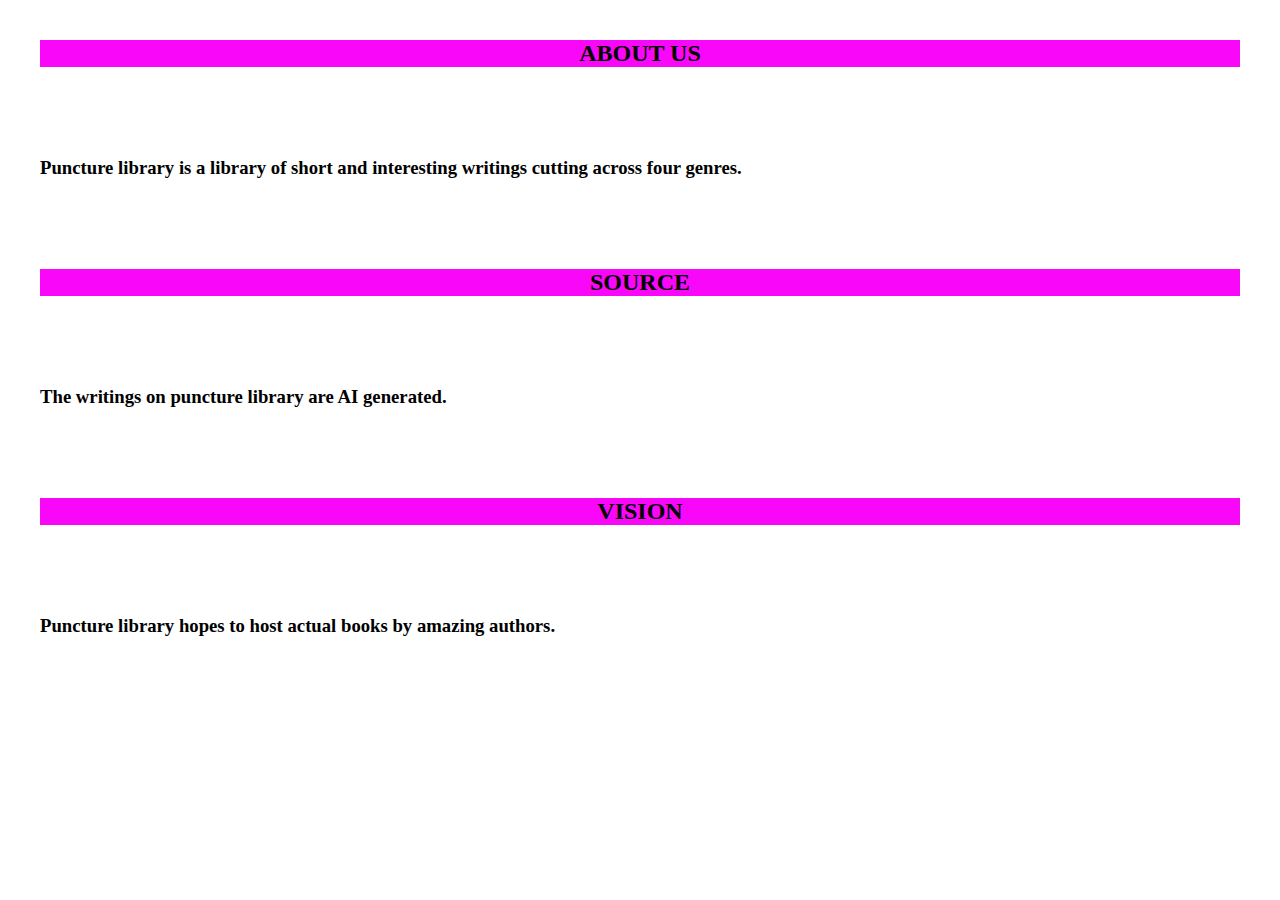
<file: about.html>
<!DOCTYPE html>
<html lang="en">
<head>
    <meta charset="UTF-8"/>
    <meta name="viewport" content="width=device-width, initial-scale=1.0"/>
    <title>about us</title>
    <link rel="stylesheet" href="puncturelibrary.css"/>
</head>
<body class="about">
    <div class="abt">
        <h2 class="abt-us">ABOUT US</h2>
        <h3>Puncture library is a library of short and interesting 
            writings cutting across four genres.
        </h3>
        <h2 class="abt-us">SOURCE</h2>
        <h3>The writings on puncture library are AI generated.</h3>
        <h2 class="abt-us">VISION</h2>
        <h3>Puncture library hopes to host actual books by amazing authors.</h3>
    </div>
</body>
</html>
</file>
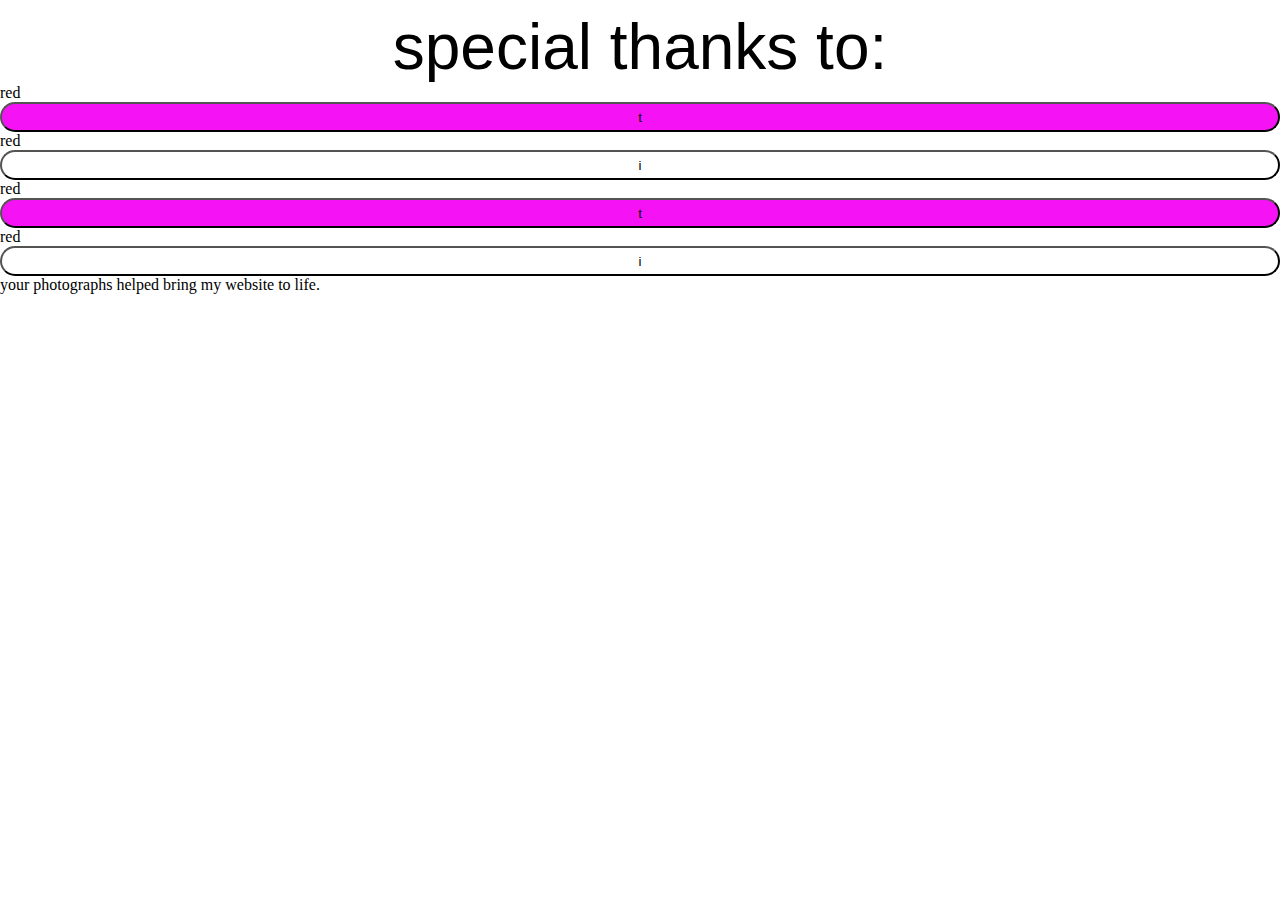
<file: appreciation.html>
<!DOCTYPE html>
<html lang="en">
<head>
    <meta charset="UTF-8"/>
    <meta name="viewport" content="width=device-width, initial-scale=1.0"/>
    <title>appreciation</title>
    <link rel="stylesheet" href="puncturelibrary.css"/>
</head>
<body class="appreciation">
    <div class="aprreciation-container">
        <div class="first-text">special thanks to:</div>
        <div class="names">
            <div class="name-1">
                <div class="socials">red</div>
                <button class="btn">t</button>
            </div>
            <div class="name-2">
                <div class="socials">red</div>
                <button class="bttn">i</button>
            </div>
            <div class="name-1">
                <div class="socials">red</div>
                <button class="btn">t</button>
            </div>
            <div class="name-2">
                <div class="socials">red</div>
                <button class="bttn">i</button>
            </div>
        </div>
        <div class="h3">your photographs helped bring my website to life.</div>
    </div>
</body>
</html>
</file>
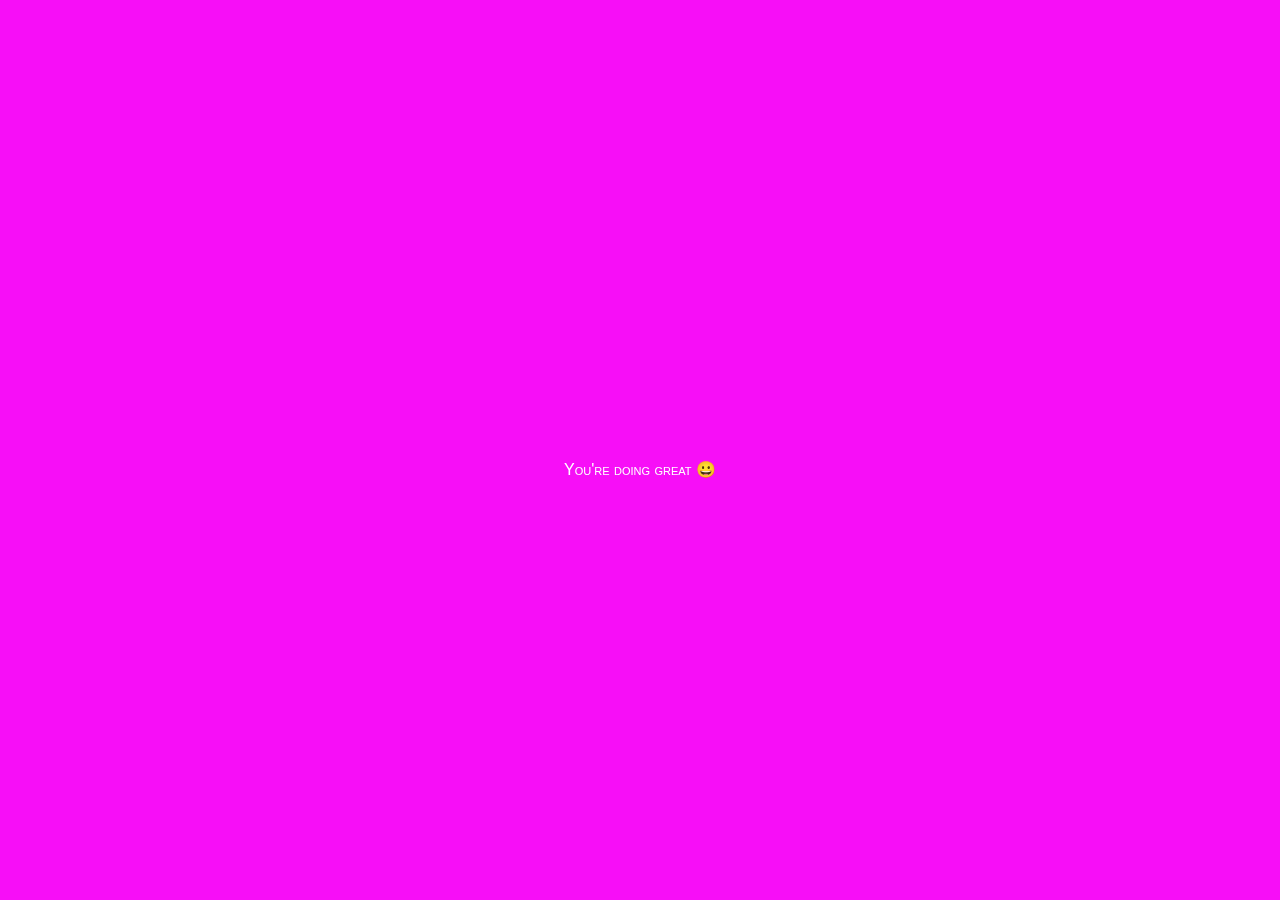
<file: guess.html>
<!DOCTYPE html>
<html lang="en">
<head>
    <meta charset="UTF-8"/>
    <meta name="viewport" content="width=device-width, initial-scale=1.0"/>
    <title>guess what?</title>
    <link rel="stylesheet" href="puncturelibrary.css"/>
</head>
<body class="guess">
    <div class="guess-text">You're doing great &#128512;</div>
</body>
</html>
</file>
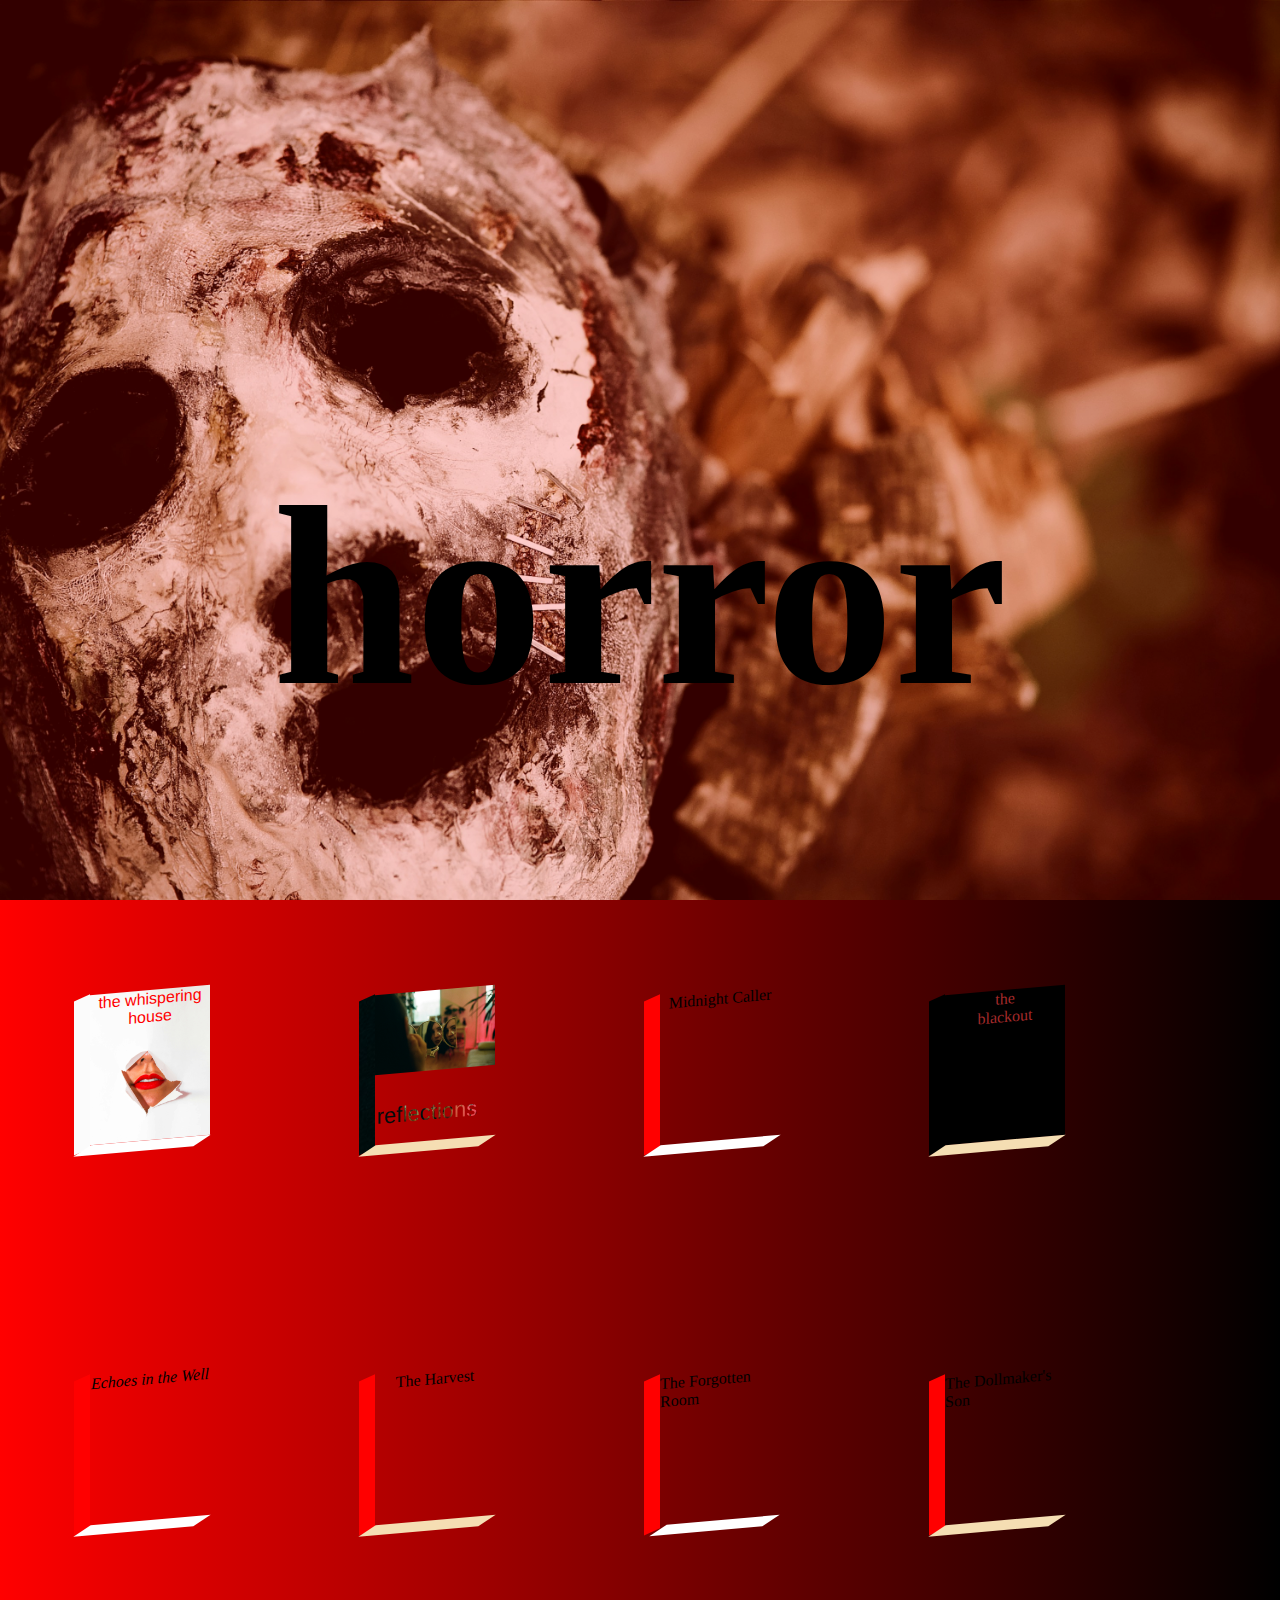
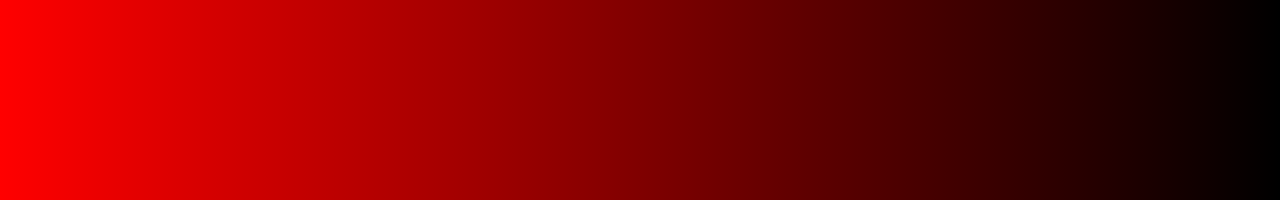
<file: horror.html>
<!DOCTYPE html>
<html lang="en">

<head>
    <meta charset="UTF-8" />
    <meta name="viewport" content="width=device-width, initial-scale=1.0" />
    <title>HORROR</title>
    <link rel="stylesheet" href="horror.css" />
    <script src="puncturelibrary.js" defer></script>
</head>

<body>
    <div class="horror">
        <h2 class="horror-text">horror</h2>
    </div>
    <div class="story-container"></div>
    <div id="horror-books" class="books">
        <div class="book" id="book1" onclick="OpenPrologue()">
            the whispering house
        </div>
        <div class="book" id="book2" onclick="OpenPrologue()">
            <div class="title2">reflections</div>
        </div>
        <div class="book" id="book3" onclick="OpenPrologue()">
            Midnight Caller
        </div>
        <div class="book" id="book4" onclick="OpenPrologue()">
            <div class="title4">the<br />blackout</div>
        </div>
        <div class="book" id="book5" onclick="OpenPrologue()">
            <div class="title5"><em>Echoes in the Well</em></div>
        </div>
        <div class="book" id="book6" onclick="OpenPrologue()">
            The Harvest
        </div>
        <div class="book" id="book7" onclick="OpenPrologue()">
            <div class="title7">The Forgotten Room</div>
        </div>
        <div class="book" id="book8" onclick="OpenPrologue()">
            The Dollmaker's Son
        </div>
    </div>
</body>

</html>
</file>
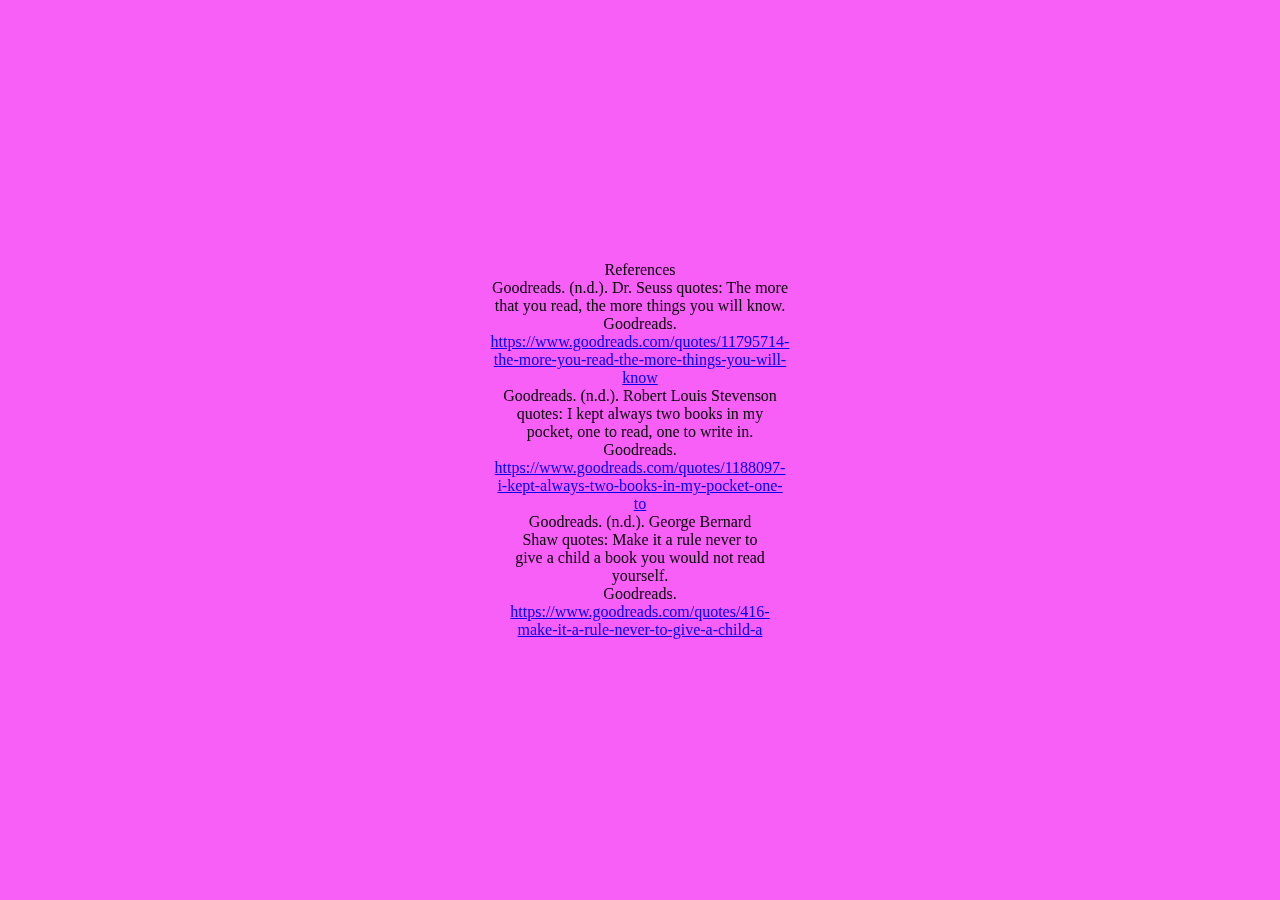
<file: reference.html>
<!DOCTYPE html>
<html lang="en">

<head>
    <meta charset="UTF-8" />
    <meta name="viewport" content="width=device-width, initial-scale=1.0" />
    <title>References</title>
    <link rel="stylesheet" href="puncturelibrary.css" />
</head>

<body class="references">
    <ul class="reference-lists">
        <div class="reference">References</div>
        <li>Goodreads. (n.d.). Dr. Seuss quotes: The more that you read, the more things you will
            know.<br /> Goodreads.
            <br />
            <a
                href="https://www.goodreads.com/quotes/11795714-the-more-you-read-the-more-things-you-will-know">https://www.goodreads.com/quotes/11795714-the-more-you-read-the-more-things-you-will-know</a>
        </li>
        <li>Goodreads. (n.d.). Robert Louis Stevenson quotes: I kept always two books in my
            pocket, one to read, one to write in.<br /> Goodreads.
            <br />
            <a
                href="https://www.goodreads.com/quotes/1188097-i-kept-always-two-books-in-my-pocket-one-to">https://www.goodreads.com/quotes/1188097-i-kept-always-two-books-in-my-pocket-one-to</a>
        </li>
        <li>Goodreads. (n.d.). George Bernard Shaw quotes: Make it a rule never to give a child a
            book you would not read yourself.<br /> Goodreads.
            <br />
            <a
                href="https://www.goodreads.com/quotes/416-make-it-a-rule-never-to-give-a-child-a">https://www.goodreads.com/quotes/416-make-it-a-rule-never-to-give-a-child-a</a>
        </li>
    </ul>
</body>

</html>
</file>
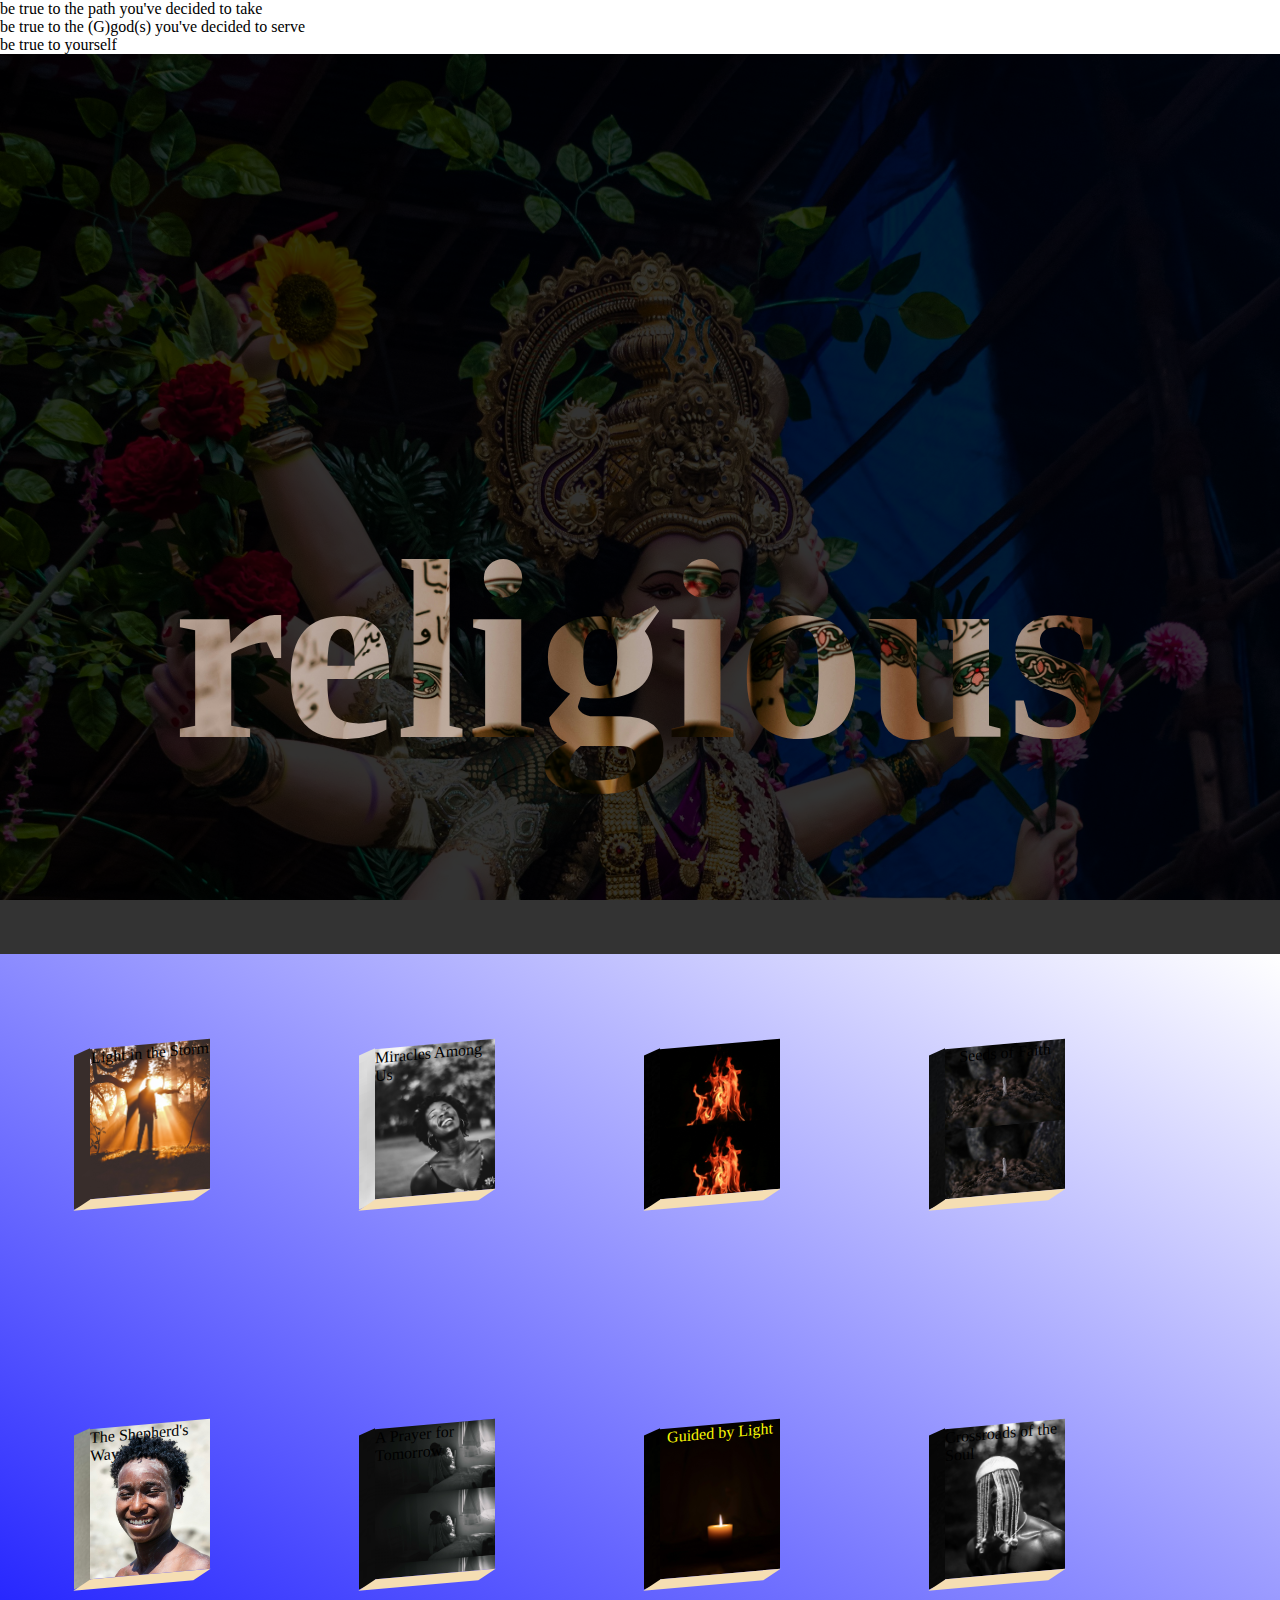
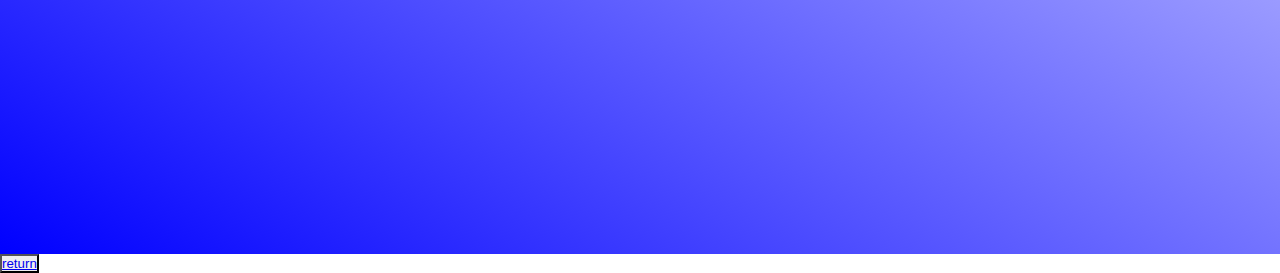
<file: religious.html>
<!DOCTYPE html>
<html lang="en">
<head>
    <meta charset="UTF-8"/>
    <meta name="viewport" content="width=device-width, initial-scale=1.0"/>
    <title>RELIGIOUS</title>
    <link rel="stylesheet" href="religious.css"/>
    <script src="puncturelibrary.js" defer></script>
</head>
<body>
    <div class="toast">be true to the path you've decided to take<br/>be true to the (G)god(s) you've decided to serve<br/>
    be true to yourself</div>
    <div class="religious"><h2 class="religious-text">religious</h2></div>
    <div class="story-container"></div>
    <div id="religious-books" class="books">
        <div class="book" id="book25" onclick="OpenPrologue()">
            <div class="title">Light in the Storm</div>
            <div class="author"></div>
        </div>
        <div class="book" id="book26" onclick="OpenPrologue()">
             <div class="title">Miracles Among Us</div>
            <div class="author"></div>
        </div>
        <div class="book" id="book27" onclick="OpenPrologue()">
             <div class="title">The Eternal Flame</div>
            <div class="author"></div>
        </div>
        <div class="book" id="book28" onclick="OpenPrologue()">
             <div class="title">Seeds of Faith</div>
            <div class="author"></div>
        </div>
        <div class="book" id="book29" onclick="OpenPrologue()">
             <div class="title">The Shepherd's Way</div>
            <div class="author"></div>
        </div>
        <div class="book" id="book30" onclick="OpenPrologue()">
             <div class="title">A Prayer for Tomorrow</div>
            <div class="author"></div>
        </div>
        <div class="book" id="book31" onclick="OpenPrologue()">
             <div class="title">Guided by Light</div>
            <div class="author"></div>
        </div>
        <div class="book" id="book32" onclick="OpenPrologue()">
             <div class="title">Crossroads of the Soul</div>
            <div class="author"></div>
        </div>
    </div>
    <button class="return"><a href="puncturelibrary.html">return</a></button>
</body>
</html>
</file>
<file: puncturelibrary.css>
* {
    margin: 0;
    padding: 0;
    box-sizing: border-box;
}

body {
    background: white;
}

.top {
    position: sticky;
    top: 0;
    left: 0;
    padding: 0;
    margin: 0;
    background: rgb(248, 7, 248);
    height: 200px;
    width: 100%;
    z-index: 1;
}

.since {
    background: purple;
    text-align: center;
    color: pink;
}

.lists {
    display: flex;
    flex-direction: row;
    justify-content: space-between;
}

.list {
    list-style: none;
}

.list-link {
    text-decoration: none;
    color: whitesmoke;
}

.bottom-top {
    display: flex;
    justify-content: space-around;
    margin-top: 70px;
}

.quote {
    height: 150px;
    width: 150px;
    background: black;
    border-radius: 50%;
    position: relative;
    margin-top: -60px;
    text-align: center;
    color: white;
}

.quote-text {
    padding-top: 35px;
}

.left-curve {
    height: 150px;
    width: 150px;
    position: absolute;
    border-left: -5px;
    border-top: 0;
    border-bottom: 0;
    border-right: 0;
    border-style: solid;
    border-color: rgb(243, 13, 243);
    border-radius: 50%;
    animation: spin-left 3s linear infinite;
}

@keyframes spin-left {
    from {
        transform: rotate(0deg);
    }

    to {
        transform: rotate(360deg);
    }
}

.right-curve {
    height: 150px;
    width: 150px;
    position: absolute;
    border-left: 0;
    border-top: 0;
    border-bottom: 0;
    border-right: -5px;
    border-style: solid;
    border-color: white;
    border-radius: 50%;
    animation: spin-right 3s linear infinite;
}

@keyframes spin-right {
    from {
        transform: rotate(360deg);
    }

    to {
        transform: rotate(0deg);
    }
}

.middle {
    display: flex;
    justify-content: space-between;
}

.middle-left {
    font-weight: bolder;
    color: rgb(248, 7, 248);
    font-size: 10vw;
    font-family: cursive;
}

.middle-right {
    display: grid;
    grid-template-columns: repeat(2, 1fr);
    padding: 50px;
    gap: 30px;
}

.books {
    background: url(sixteen-miles-out-3CA_-xcpulY-unsplash.jpg) center center/cover;
    color: transparent;
    background-clip: text;
    opacity: 0;
    text-align: center;
    animation: drop 3s forwards;
}

@keyframes drop {
    from {
        transform: translateY(-100%);
    }

    to {
        transform: translateY(0);
        opacity: 1;
    }
}

.genre-link {
    text-decoration: none;
    text-align: center;
}

.link-text {
    font-style: oblique;
    font-family: Arial, Helvetica, sans-serif;
    transform: translateY(60px);
}

.horror-link {
    height: 150px;
    width: 100px;
    background: black;
    color: red;
    border-radius: 15px;
    animation: slide-up1 2s forwards;
    opacity: 0;
}

@keyframes slide-up1 {
    from {
        transform: translateY(100%);
    }

    to {
        opacity: 1;
        transform: translateY(0);
    }
}

.horror-link::after {
    position: absolute;
    content: '';
    height: calc(100% + 10px);
    width: calc(100% + 10px);
    background-size: 600%;
    background: linear-gradient(45deg, black, red);
    left: -5px;
    top: -5px;
    z-index: -1;
    animation: revolve 3s linear infinite;
    border-radius: 10%;
    filter: blur(2px);
}

@keyframes revolve {
    0% {
        opacity: 1;
    }

    50% {
        opacity: .5;
    }

    100% {
        opacity: 1;
    }
}

.romance-link {
    height: 150px;
    width: 100px;
    background: black;
    color: green;
    border-radius: 15px;
    animation: slide-up2 2s forwards;
    animation-delay: 500ms;
    opacity: 0;
}

@keyframes slide-up2 {
    from {
        transform: translateY(100%);
    }

    to {
        opacity: 1;
        transform: translateY(0);
    }
}

.romance-link::after {
    position: absolute;
    content: '';
    height: calc(100% + 10px);
    width: calc(100% + 10px);
    background-size: 600%;
    background: rgb(14, 236, 14);
    left: -5px;
    top: -5px;
    z-index: -1;
    animation: revolve 3s linear infinite;
    border-radius: 10%;
    filter: blur(2px);
}

.religious-link {
    height: 150px;
    width: 100px;
    background: black;
    color: rgb(6, 6, 253);
    border-radius: 15px;
    animation: slide-up3 2s forwards;
    animation-delay: 1000ms;
    opacity: 0;
}

@keyframes slide-up3 {
    from {
        transform: translateY(100%);
    }

    to {
        opacity: 1;
        transform: translateY(0);
    }
}

.religious-link::after {
    position: absolute;
    content: '';
    height: calc(100% + 10px);
    width: calc(100% + 10px);
    background-size: 600%;
    background: linear-gradient(90deg, blue, white, blue);
    left: -5px;
    top: -5px;
    z-index: -1;
    animation: revolve 3s linear infinite;
    border-radius: 10%;
    filter: blur(2px);
}

.motivational-link {
    height: 150px;
    width: 100px;
    background: black;
    color: white;
    border-radius: 15px;
    animation: slide-up4 2s forwards;
    opacity: 0;
    animation-delay: 1500ms;
}

@keyframes slide-up4 {
    from {
        transform: translateY(100%);
    }

    to {
        opacity: 1;
        transform: translateY(0);
    }
}

.motivational-link::after {
    position: absolute;
    content: '';
    height: calc(100% + 10px);
    width: calc(100% + 10px);
    background-size: 600%;
    background: blue;
    left: -5px;
    top: -5px;
    z-index: -1;
    animation: revolve 3s linear infinite;
    border-radius: 10%;
    filter: blur(2px);
}

.bottom {
    height: 200px;
}

.bottom-border {
    padding-top: 70px;
    display: flex;
    justify-content: space-between;
}

.close {
    position: absolute;
    right: 10px;
    z-index: 200;
    opacity: 0;
    cursor: pointer;
}

.more {
    background: white;
    height: 18px;
    width: 25px;
    right: 10px;
    top: 0;
    position: fixed;
    opacity: 0;
    cursor: pointer;
    z-index: 200;
}

@media screen and (max-width:650px) {
    .top {
        position: static;
        height: 100vh;
        height: 100dvh;
        background: white;
    }

    .bottom-top {
        display: flex;
        flex-direction: column;
        align-items: center;
        justify-items: center;
        margin-top: 10vh;
        gap: 15vh;
    }

    .quote {
        margin-top: 0;
        background: rgb(243, 13, 243);
    }

    .lists {
        position: fixed;
        margin-top: 0;
        padding: 0;
        top: 0;
        right: -100%;
        background: white;
        height: 100%;
        width: 150px;
        display: flex;
        flex-direction: column;
        justify-content: initial;
        z-index: 200;
        transition: all 2s ease-in-out;
    }

    .open {
        right: 0;
    }

    .list-link {
        color: purple;
    }

    .list {
        list-style: inside;
        color: white;
    }

    .close {
        opacity: 1;
    }

    .more {
        opacity: 1;
    }

    .middle {
        display: flex;
        flex-direction: column;
    }

    .middle-left {
        padding-left: 8px;
        font-weight: bolder;
        color: rgb(248, 7, 248);
        font-size: 10vw;
        font-family: cursive;
    }

    .middle-right {
        display: flex;
        flex-direction: column;
        padding: 0;
        align-items: center;
        justify-items: center;
    }

    .bottom {
        display: flex;
        flex-direction: column;
        height: fit-content;
        width: fit-content;
        padding-top: 70px;
        padding-left: 5vw;
        padding-bottom: 5vh;
    }

    .bottom-border {
        padding-top: 0;
        display: flex;
        flex-direction: column;
        gap: 30px;
    }

    .books {
        background: url(sixteen-miles-out-3CA_-xcpulY-unsplash.jpg) center center/cover;
        color: transparent;
        background-clip: text;
        opacity: 1;
        text-align: center;
        animation: drop;
        animation-timeline: view();
    }

    @keyframes drop {
        from {
            transform: rotate(0deg);
        }

        to {
            transform: rotate(360deg);
        }
    }

    .horror-link {
        animation: slide-up;
        animation-timeline: view();
    }

    .romance-link {
        animation: slide-up;
        animation-timeline: view();
    }

    .religious-link {
        animation: slide-up;
        animation-timeline: view();
    }

    .motivational-link {
        animation: slide-up;
        animation-timeline: view();
    }

    @keyframes slide-up {
        from {
            transform: translateY(100%);
            opacity: 0;
        }

        to {
            transform: translateY(0);
            opacity: 1;
        }
    }

    .list {
        margin-top: 30px;
    }

    .list:hover {
        background: rgb(248, 183, 248);
        transform: scaleY(-1);
        overflow: hidden;
    }
}

/* guess what? */
.guess {
    background: rgb(247, 14, 247);
    text-align: center;
}

.guess-text {
    color: white;
    font-family: 'Trebuchet MS', 'Lucida Sans Unicode', 'Lucida Grande', 'Lucida Sans', Arial, sans-serif;
    font-variant: small-caps;
    top: 50%;
    left: 50%;
    transform: translate(-50%, 50%);
    position: fixed;
}

/* appreciation */
.aprreciation-container {
    margin-top: 10px;
}

.first-text {
    font-size: 5vw;
    text-align: center;
    font-family: 'Trebuchet MS', 'Lucida Sans Unicode', 'Lucida Grande', 'Lucida Sans', Arial, sans-serif;
}

.btn {
    height: 30px;
    width: 100%;
    background: rgb(245, 19, 245);
    border-radius: 50px;
}

.bttn {
    height: 30px;
    width: 100%;
    background: white;
    border-radius: 50px;
}

.thanks {
    top: 50%;
    bottom: 50%;
    position: fixed;
    background: rgb(245, 19, 245);
    color: white;
    width: 100%;
    text-align: center;
}

/* about us */
.abt-us {
    background: rgb(248, 7, 248);
    text-decoration: wavy;
    text-align: center;
}

.abt {
    margin: 40px;
    display: flex;
    flex-direction: column;
    gap: 10vh;
}

/* references */
.references {
    background: rgb(247, 95, 247);
}

.reference-lists {
    top: 50%;
    bottom: 50%;
    left: 50%;
    right: 50%;
    position: fixed;
    text-align: center;
    display: flex;
    flex-direction: column;
    align-items: center;
    justify-content: center;
    list-style: none;
}
</file>
<file: horror.css>
*{
    margin: 0;
    padding: 0;
    box-sizing: border-box;
    background-attachment: fixed;
}
.horror{
    position: relative;
    height: 100vh;
    height: 100dvh;
    width: 100%;
    background-image: url(rob-griffin-6mPH67fcaZs-unsplash.jpg);
    background-size: cover;
}
.horror::before{
    content: '';
    position: absolute;
    height: 100vh;
    width: 100%;
    background: red;
    opacity: 0.2;
}

.horror-text {
    position: sticky;
    text-align: center;
    transform: translateY(50vh);
    transform: translateY(50dvh);
    color: black;
    font-size: 20vw;
}
#horror-books{
    position: relative;
    padding: 70px;
    min-height: 100vh;
    display: grid;
    background: linear-gradient(90deg,red,black);
    grid-template-columns:repeat(4,1fr) ;
    animation: blurin linear both;
    animation-timeline: view();
}
@keyframes blurin{
    0%{
        filter: blur(5px);
    }
     45%,50%,55%,60%,65%{ 
        filter: blur(0);
    }
    100%{
        filter: blur(0);
    }
}
@media screen and (max-width:768px)
{
   #horror-books{
    display: grid;
    grid-template-columns: repeat(2,1fr);
   } 
}
@media screen and (max-width:480px)
{
   #horror-books{
    display: grid;
    grid-template-columns: repeat(1,1fr);
   } 
}
#book1{
    position: relative;
    margin: 20px;
    height: 150px;
    width: 120px;
    text-align: center;
    font-family: 'Trebuchet MS', 'Lucida Sans Unicode', 'Lucida Grande', 'Lucida Sans', Arial, sans-serif;
    color: red;
    text-transform: lowercase;
    display: flex;
    justify-content: center;
    transform: skewY(-5deg);
    background: url(kelsey-curtis-aXYnU9mpit0-unsplash.jpg);
    background-size: cover;
}
#book1::before{
    content: '';
    position: absolute;
    height: 102.5%;
    width: 16px;
    background: url(kelsey-curtis-aXYnU9mpit0-unsplash.jpg);
    transform: translate(-68px, 2px) skewY(-20deg);
}
#book1::after{
    content: '';
    position: absolute;
    height: 10px;
    width: 100%;
    background: white;
    transform: translate(-8px,150px) skewX(-60deg);
}

#book2{
    position: relative;
    margin: 20px;
    height: 150px;
    width: 120px;
    display: flex;
    justify-content: center;
    transform: skewY(-5deg);
    background: url(tanya-prodaan-XWNulFxTjtA-unsplash.jpg);
    background-size: contain;
    background-repeat: no-repeat;
}
.title2{
    position: fixed;
    left: 2px;
    bottom: 15px;
    color: transparent;
    background: url(tanya-prodaan-XWNulFxTjtA-unsplash.jpg)no-repeat center center/cover;
    background-clip: text;
    -moz-background-clip: text;
    -webkit-background-clip: text;
    font-size: 22px;
    font-family: Verdana, Geneva, Tahoma, sans-serif;
}
#book2::before{
    content: '';
    position: absolute;
    height: 102.5%;
    width: 16px;
    background: url(tanya-prodaan-XWNulFxTjtA-unsplash.jpg);
    transform: translate(-68px, 2px) skewY(-20deg);
}
#book2::after{
    content: '';
    position: absolute;
    height: 10px;
    width: 100%;
    background: wheat;
    transform: translate(-8px,150px) skewX(-60deg);
}

#book3{
    position: relative;
    margin: 20px;
    height: 150px;
    width: 120px;
    display: flex;
    justify-content: center;
    transform: skewY(-5deg);
    background-size: cover;
}
#book3::before{
    content: '';
    position: absolute;
    height: 102.5%;
    width: 16px;
    background: red;
    transform: translate(-68px, 2px) skewY(-20deg);
}
#book3::after{
    content: '';
    position: absolute;
    height: 10px;
    width: 100%;
    background: white;
    transform: translate(-8px,150px) skewX(-60deg);
}

#book4{
    position: relative;
    margin: 20px;
    height: 150px;
    width: 120px;
    color: brown;
    text-align: center;
    display: flex;
    justify-content: center;
    transform: skewY(-5deg);
    background: black;
}
#book4::before{
    content: '';
    position: absolute;
     height: 102.5%;
    width: 16px;
    background: black;
    transform: translate(-68px, 2px) skewY(-20deg);
}
#book4::after{
    content: '';
    position: absolute;
    height: 10px;
    width: 100%;
    background: wheat;
    transform: translate(-8px,150px) skewX(-60deg);
}

#book5{
    position: relative;
    margin: 20px;
    height: 150px;
    width: 120px;
    display: flex;
    justify-content: center;
    transform: skewY(-5deg);
    background-size: cover;
}
#book5::before{
    content: '';
    position: absolute;
     height: 102.5%;
    width: 16px;
    background: red;
    transform: translate(-68px, 2px) skewY(-20deg);
}
#book5::after{
    content: '';
    position: absolute;
    height: 10px;
    width: 100%;
    background: white;
    transform: translate(-8px,150px) skewX(-60deg);
}

#book6{
    margin: 20px;
    position: relative;
    height: 150px;
    width: 120px;
    display: flex;
    justify-content: center;
    transform: skewY(-5deg);
    background-size: cover;
}
#book6::before{
    content: '';
    position: absolute;
     height: 102.5%;
    width: 16px;
    background: red;
    transform: translate(-68px, 2px) skewY(-20deg);
}
#book6::after{
    content: '';
    position: absolute;
    height: 10px;
    width: 100%;
    background: wheat;
    transform: translate(-8px,150px) skewX(-60deg);
}

#book7{
    position: relative;
    margin: 20px;
    height: 150px;
    width: 120px;
    display: flex;
    justify-content: center;
    transform: skewY(-5deg);
    background-size: cover;
}
#book7::before{
    content: '';
    position: absolute;
     height: 102.5%;
    width: 16px;
    background: red;
    transform: translate(-68px, 2px) skewY(-20deg);
}
#book7::after{
    content: '';
    position: absolute;
    height: 10px;
    width: 94%;
    background: white;
    transform: translate(-6px,150px) skewX(-60deg);
}

#book8{
    margin: 20px;
    position: relative;
    height: 150px;
    width: 120px;
    display: flex;
    justify-content: center;
    transform: skewY(-5deg);
    background-size: cover;
}
#book8::before{
    content: '';
    position: absolute;
     height: 102.5%;
    width: 16px;
    background: red;
    transform: translate(-68px, 2px) skewY(-20deg);
}
#book8::after{
    content: '';
    position: absolute;
    height: 10px;
    width: 100%;
    background: wheat;
    transform: translate(-8px,150px) skewX(-60deg);
}

.story-container{
    display: none;
}
.show{
    position: absolute;
    display: block;
    height: 100vh;
    width:100%;
    background: black;
    z-index: 200;
}
.toast{
  background: black;
  width: fit-content;
  height: max-content;
  color: whitesmoke;
  position: absolute;
  text-align: center;
  margin-top: 50vh;
  margin-left: 50vw;
  translate: -50% -50%;
  animation: popup linear;
  animation-timeline: view();
}
@keyframes popup{
  to{
    z-index: 200;
  }
}
.story{
    background: rgba(0, 0, 0, 0.349);
    height: 200px;
    width: 50%;
    transform: translate(50%,40vh) skew(20deg,10deg);
    box-shadow: 0 0 50px 50px black;
    color: wheat;
    display: flex;
    text-align: center;
    flex-direction: column;
    justify-content: center;
    align-content: center;
    animation-name: scalein;
    animation-duration: 3s;
    animation-iteration-count: 1;
    animation-direction: alternate;
}
@keyframes scalein{
    0%{
        transform: scale(2,2) translate(50%,40vh)skew(20deg,10deg);
    }
    100%{
        transform: scale(1,1) translate(50%,40vh)skew(20deg,10deg);
    }
}
.completed{
    background: rgba(0, 0, 0, 0.164);
    color: wheat;
    height: fit-content;
    width: fit-content;
    align-self: center;
}
</file>
<file: religious.css>
* {
    margin: 0;
    padding: 0;
    box-sizing: border-box;
    background-attachment: fixed;
}

.religious{
    position: relative;
    height: 100vh;
    height: 100dvh;
    width: 100%;
    background-image: url(sonika-agarwal-M3nSVCteeOQ-unsplash.jpg);
    background-size: cover;
}
.religious::before{
    content: '';
    position: absolute;
    height: 100vh;
    width: 100%;
    background: black;
    opacity: 0.8;
}

.religious-text {
    text-align: center;
    transform: translateY(50vh);
    transform: translateY(50dvh);
    color: transparent;
    background: url(ashkan-forouzani-sfmsMZ7ezXw-unsplash.jpg) no-repeat center center/cover;
    background-clip: text;
    font-size: 20vw;
}

#religious-books {
    position: relative;
    min-height: 100vh;
    padding: 70px;
    display: grid;
    background: linear-gradient(30deg,blue,white);
    grid-template-columns: repeat(4, 1fr);
    animation: blurin linear both;
    animation-timeline: view();
}

@keyframes blurin {
    0% {
        filter: blur(5px);
    }

    45%,
    50%,
    55%,
    60%,
    65% {
        filter: blur(0);
    }

    100% {
        filter: blur(0);
    }
}

@media screen and (max-width:768px) {
    #religious-books {
        display: grid;
        grid-template-columns: repeat(2, 1fr);
        padding-bottom: 100px;
    }
}

@media screen and (max-width:480px) {
    #religious-books {
        padding: 0;
        display: flex;
        flex-direction: column;
        grid-template-columns: none;
        align-items: center;
        justify-items: center;
    }
}
#book25 {
    position: relative;
    margin: 20px;
    height: 150px;
    width: 120px;
    background: url(dewang-gupta-Mu3T3DmvQQw-unsplash.jpg);
    background-size: cover;
    display: flex;
    justify-content: center;
    transform: skewY(-5deg);
}
.title25{
    color: rgb(247, 22, 239);
    bottom: 0;
    position: fixed;
}
#book25::before {
    content: '';
    position: absolute;
     height: 102.5%;
    width: 16px;
    background: url(dewang-gupta-Mu3T3DmvQQw-unsplash.jpg);
    transform: translate(-68px, 2px) skewY(-20deg);
}

#book25::after {
    content: '';
    position: absolute;
    height: 10px;
    width: 100%;
    background: wheat;
    transform: translate(-8px, 150px) skewX(-60deg);
}

#book26 {
    position: relative;
    margin: 20px;
    height: 150px;
    width: 120px;
    background:url(aidah-kiirya-yjHL_J9alok-unsplash.jpg) ;
    background-size: cover;
    display: flex;
    justify-content: center;
    transform: skewY(-5deg);
}
.title26{
    text-align: center;
    color: white;
    transform: translateY(8%);
}
#book26::before {
    content: '';
    position: absolute;
    height: 102.5%;
    width: 16px;
    background:url(aidah-kiirya-yjHL_J9alok-unsplash.jpg) ;
    transform: translate(-68px, 2px) skewY(-20deg);
}

#book26::after {
    content: '';
    position: absolute;
    height: 10px;
    width: 100%;
    background: wheat;
    transform: translate(-8px, 150px) skewX(-60deg);
}

#book27 {
    position: relative;
    margin: 20px;
    height: 150px;
    width: 120px;
    background: url(cullan-smith-BdTtvBRhOng-unsplash.jpg);
    background-size: contain;
    display: flex;
    justify-content: center;
    transform: skewY(-5deg);
}
.title27{
    color: wheat;
    transform: translateY(50%);
}
#book27::before {
    content: '';
    position: absolute;
     height: 102.5%;
    width: 16px;
    background: url(cullan-smith-BdTtvBRhOng-unsplash.jpg);
    transform: translate(-68px, 2px) skewY(-20deg);
}

#book27::after {
    content: '';
    position: absolute;
    height: 10px;
    width: 100%;
    background: wheat;
    transform: translate(-8px, 150px) skewX(-60deg);
}

#book28 {
    position: relative;
    margin: 20px;
    height: 150px;
    width: 120px;
    background: url(adam-hornyak-tD8NE0lo42U-unsplash.jpg);
    background-size: contain;
    display: flex;
    justify-content: center;
    transform: skewY(-5deg);
}
.title28{
    color: burlywood;
    transform: translateY(50%);
}
#book28::before {
    content: '';
    position: absolute;
     height: 102.5%;
    width: 16px;
    background: url(adam-hornyak-tD8NE0lo42U-unsplash.jpg);
    transform: translate(-68px, 2px) skewY(-20deg);
}

#book28::after {
    content: '';
    position: absolute;
    height: 10px;
    width: 100%;
    background: wheat;
    transform: translate(-8px, 150px) skewX(-60deg);
}

#book29 {
    position: relative;
    margin: 20px;
    height: 150px;
    width: 120px;
    background: url(menor-degu-H6e1J1XW4Fw-unsplash.jpg);
    background-size: cover;
    display: flex;
    justify-content: center;
    transform: skewY(-5deg);
}
.title29{
    position: fixed;
    bottom: 0%;
    text-align: center;
    color: gray;
    font-weight: bolder;
    background: white;
    height: fit-content;
}
#book29::before {
    content: '';
    position: absolute;
     height: 102.5%;
    width: 16px;
    background: url(menor-degu-H6e1J1XW4Fw-unsplash.jpg);
    transform: translate(-68px, 2px) skewY(-20deg);
}

#book29::after {
    content: '';
    position: absolute;
    height: 10px;
    width: 100%;
    background: wheat;
    transform: translate(-8px, 150px) skewX(-60deg);
}

#book30 {
    margin: 20px;
    position: relative;
    height: 150px;
    width: 120px;
    background:url(sam-moghadam-gH5yrgiw4Xw-unsplash.jpg) ;
    background-size: contain;
    display: flex;
    justify-content: center;
    transform: skewY(-5deg);
}
.title30{
    transform: translateY(40%);
    color: white;
}
#book30::before {
    content: '';
    position: absolute;
     height: 102.5%;
    width: 16px;
    background:url(sam-moghadam-gH5yrgiw4Xw-unsplash.jpg) ;
    transform: translate(-68px, 2px) skewY(-20deg);
}

#book30::after {
    content: '';
    position: absolute;
    height: 10px;
    width: 100%;
    background: wheat;
    transform: translate(-8px, 150px) skewX(-60deg);
}

#book31 {
    position: relative;
    margin: 20px;
    height: 150px;
    width: 120px;
    background:url(sixteen-miles-out-3CA_-xcpulY-unsplash.jpg) ;
    background-size: cover;
    display: flex;
    justify-content: center;
    transform: skewY(-5deg);
    color: rgb(250, 250, 4);
}
#book31::before {
    content: '';
    position: absolute;
     height: 102.5%;
    width: 16px;
    background: url(sixteen-miles-out-3CA_-xcpulY-unsplash.jpg);
    transform: translate(-68px, 2px) skewY(-20deg);
}

#book31::after {
    content: '';
    position: absolute;
    height: 10px;
    width: 100%;
    background: wheat;
    transform: translate(-8px, 150px) skewX(-60deg);
}

#book32 {
    margin: 20px;
    position: relative;
    height: 150px;
    width: 120px;
    display: flex;
    background: url(boluwatife-oguns--Sh6nXFK1VU-unsplash.jpg);
    background-size: cover;
    justify-content: center;
    transform: skewY(-5deg);
}
.title32{
    font-weight: bolder;
    color: antiquewhite;
    transform: translateY(75%);
}
#book32::before {
    content: '';
    position: absolute;
     height: 102.5%;
    width: 16px;
    background: url(boluwatife-oguns--Sh6nXFK1VU-unsplash.jpg);
    transform: translate(-68px, 2px) skewY(-20deg);
}
#book32::after {
    content: '';
    position: absolute;
    height: 10px;
    width: 100%;
    background: wheat;
    transform: translate(-8px, 150px) skewX(-60deg);
}
.story-container{
    display: none;
}
.show{
    position: absolute;
    display: flex;
    height: 100vh;
    width:100%;
    justify-items: center;
    align-items: center;
    justify-content: center;
    align-content: center;
    background: linear-gradient(10deg,white, blue);
    z-index: 200;
    transform-style: preserve-3d;
}
.story{
    height: fit-content;
    width: 50%;
    color: white;
    display: flex;
    text-align: center;
    flex-direction: column;
    transform-style: preserve-3d;
    animation:reversing 4s forwards;
}
@keyframes reversing{
    from{filter: blur(5px);}
}
.completed{
    background: rgb(117, 117, 247);
    color: azure;
    height: fit-content;
    width: fit-content;
    align-self: center;
    cursor: pointer;
}
</file>
